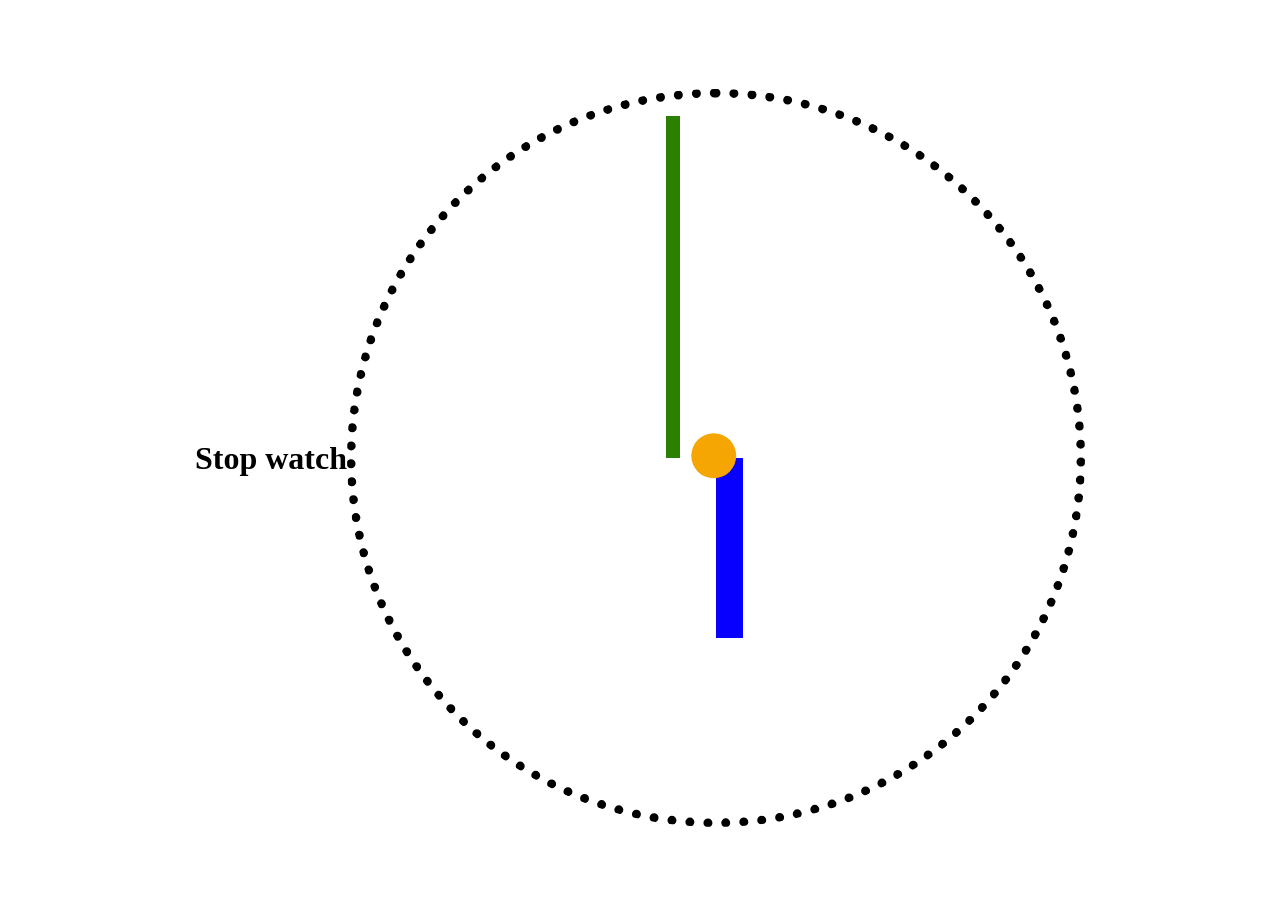
<file: index.html>
<!doctype html><html lang="pt-BR"><head><meta charset="utf-8"><meta name="viewport" content="width=device-width, initial-scale=1.0"><title>Stopwatch</title><link rel="stylesheet" href="index.c688d0fd.css"></head><body> <h1>Stop watch</h1> <div class="stopwatch stopwatch--speed-up"> <div class="stopwatch__minuto"></div> <div class="stopwatch__segundo"></div> <div class="stopwatch__centro"></div> </div> </body></html>
</file>
<file: index.c688d0fd.css>
body{justify-content:center;align-items:center;height:100vh;display:flex}.stopwatch{border:1vmin dotted #000;border-radius:50%;width:80vmin;height:80vmin;position:relative}.stopwatch__segundo{animation:2s linear infinite teste}@keyframes teste{0%{transform:rotate(0)}to{transform:rotate(360deg)}}.stopwatch__minuto{transform:translateX(-50%,-100%)rotate(0deg);transform-origin:bottom;background-color:#0700ff;width:3vmin;height:20vmin;animation:3600s steps(60,end) infinite girar;position:absolute;top:50%;left:50%}.stopwatch__segundo{transform-origin:bottom;background-color:#2c8000;width:1.5vmin;height:38vmin;animation:60s linear infinite girar;position:absolute;top:50%;left:50%;transform:translate(-50px,-100%)rotate(0)}@keyframes girar{0%{transform:translate(-50%,-100%)rotate(0)}to{transform:translate(-50%,-100%)rotate(360deg)}}.stopwatch__centro{transform-origin:bottom;background-color:#f6a603;border-radius:50%;width:5vmin;height:5vmin;position:absolute;top:50%;left:50%;transform:translate(-55%,-55%)}.stopwatch--speed-up .stopwatch__segundo{animation-duration:10s}.stopwatch--speed-up .stopwatch__minuto{animation-duration:600s}
/*# sourceMappingURL=index.c688d0fd.css.map */
</file>
